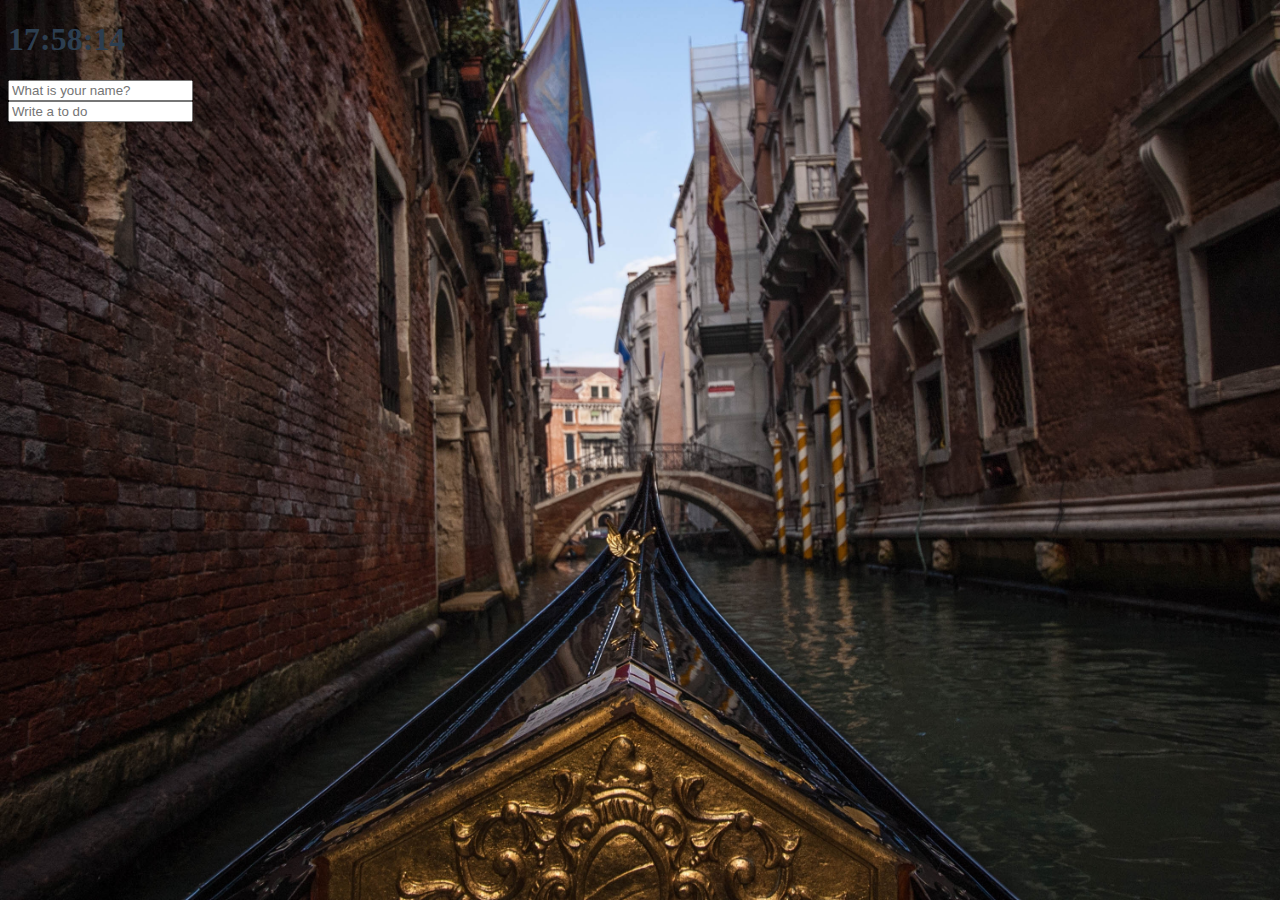
<file: index.html>
<!DOCTYPE html>
<html lang="en">
<head>
    <meta charset="UTF-8">
    <meta name="viewport" content="width=device-width, initial-scale=1.0">
    <meta http-equiv="X-UA-Compatible" content="ie=edge">
    <title>Document</title>
    <link rel="stylesheet" href="index.css">
</head>
<body>
    <div class="js-clock">
        <h1>00:00</h1>
    </div>
    <form class="js-form form">
        <input type="text" placeholder="What is your name?">
    </form>
    <h4 class="js-greetings greetings"></h4>
    <form class="js-toDoForm">
        <input type="text" placeholder="Write a to do">
    </form>
    <ul class="js-toDoList">

    </ul>

    <span class="js-weather">

    </span>
    <script src="clock.js"></script>
    <script src="gretting.js"></script>
    <script src="todo.js"></script>
    <script src="bg.js"></script>
    <script src="weather.js"></script>
</body>
</html>
</file>
<file: index.css>
body {
    background-color: #2c3e50;
}

.btn {
    cursor: pointer
}

h1 {
    color: #2c3e50;
}

.clicked {
    color: #7f8c8d
}

span, h4 {
    color: aliceblue
}

.form,
.greetings {
    display: none
}

.showing {
    display: block
}

@keyframes fadeIn{
    from {
        opacity: 0;
    }

    to {
        opacity: 1;
    }
}

.bgImage{
    position: absolute;
    top: 0;
    left: 0;
    width: 100%;
    height: 100%;
    z-index: -1;
    animation: fadeIn .5s linear;
}
</file>
